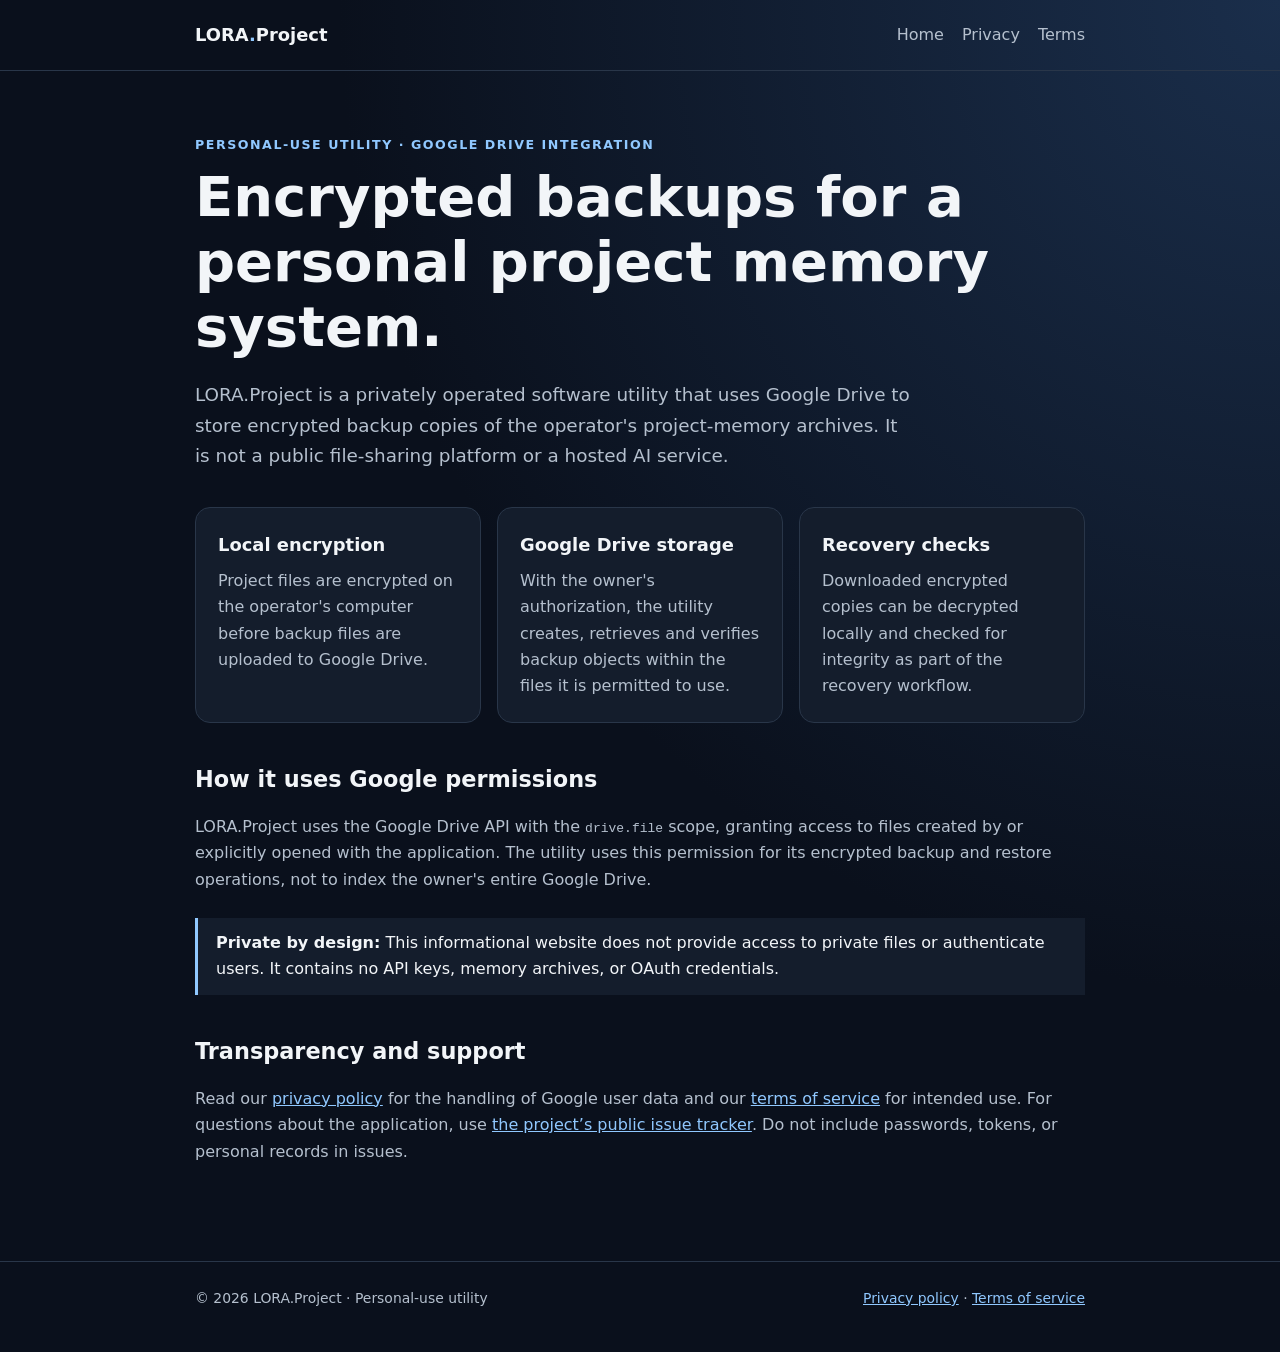
<file: index.html>
<!doctype html>
<html lang="en">
<head>
<meta charset="utf-8">
<meta name="viewport" content="width=device-width, initial-scale=1">
<meta name="description" content="Personal-use encrypted Google Drive backup utility.">
<meta name="referrer" content="strict-origin-when-cross-origin">
<title>Home | LORA.Project</title>
<link rel="stylesheet" href="style.css">
</head>
<body>
<header><div class="wrap"><a class="brand" href="index.html">LORA<span>.</span>Project</a><nav class="navigation" aria-label="Main navigation"><a href="index.html">Home</a><a href="privacy.html">Privacy</a><a href="terms.html">Terms</a></nav></div></header>
<main class="wrap"><div class="eyebrow">Personal-use utility · Google Drive integration</div>
<h1>Encrypted backups for a personal project memory system.</h1>
<p class="lead">LORA.Project is a privately operated software utility that uses Google Drive to store encrypted backup copies of the operator's project-memory archives. It is not a public file-sharing platform or a hosted AI service.</p>
<div class="cards">
<section class="card"><h2>Local encryption</h2><p>Project files are encrypted on the operator's computer before backup files are uploaded to Google Drive.</p></section>
<section class="card"><h2>Google Drive storage</h2><p>With the owner's authorization, the utility creates, retrieves and verifies backup objects within the files it is permitted to use.</p></section>
<section class="card"><h2>Recovery checks</h2><p>Downloaded encrypted copies can be decrypted locally and checked for integrity as part of the recovery workflow.</p></section>
</div>
<h2>How it uses Google permissions</h2>
<p>LORA.Project uses the Google Drive API with the <code>drive.file</code> scope, granting access to files created by or explicitly opened with the application. The utility uses this permission for its encrypted backup and restore operations, not to index the owner's entire Google Drive.</p>
<div class="notice"><strong>Private by design:</strong> This informational website does not provide access to private files or authenticate users. It contains no API keys, memory archives, or OAuth credentials.</div>
<h2>Transparency and support</h2>
<p>Read our <a href="privacy.html">privacy policy</a> for the handling of Google user data and our <a href="terms.html">terms of service</a> for intended use. For questions about the application, use <a href="https://github.com/HighKingOlaf/LORA-project-oauth/issues">the project’s public issue tracker</a>. Do not include passwords, tokens, or personal records in issues.</p></main>
<footer><div class="wrap"><p>© 2026 LORA.Project · Personal-use utility</p><p><a href="privacy.html">Privacy policy</a> · <a href="terms.html">Terms of service</a></p></div></footer>
</body>
</html>
</file>
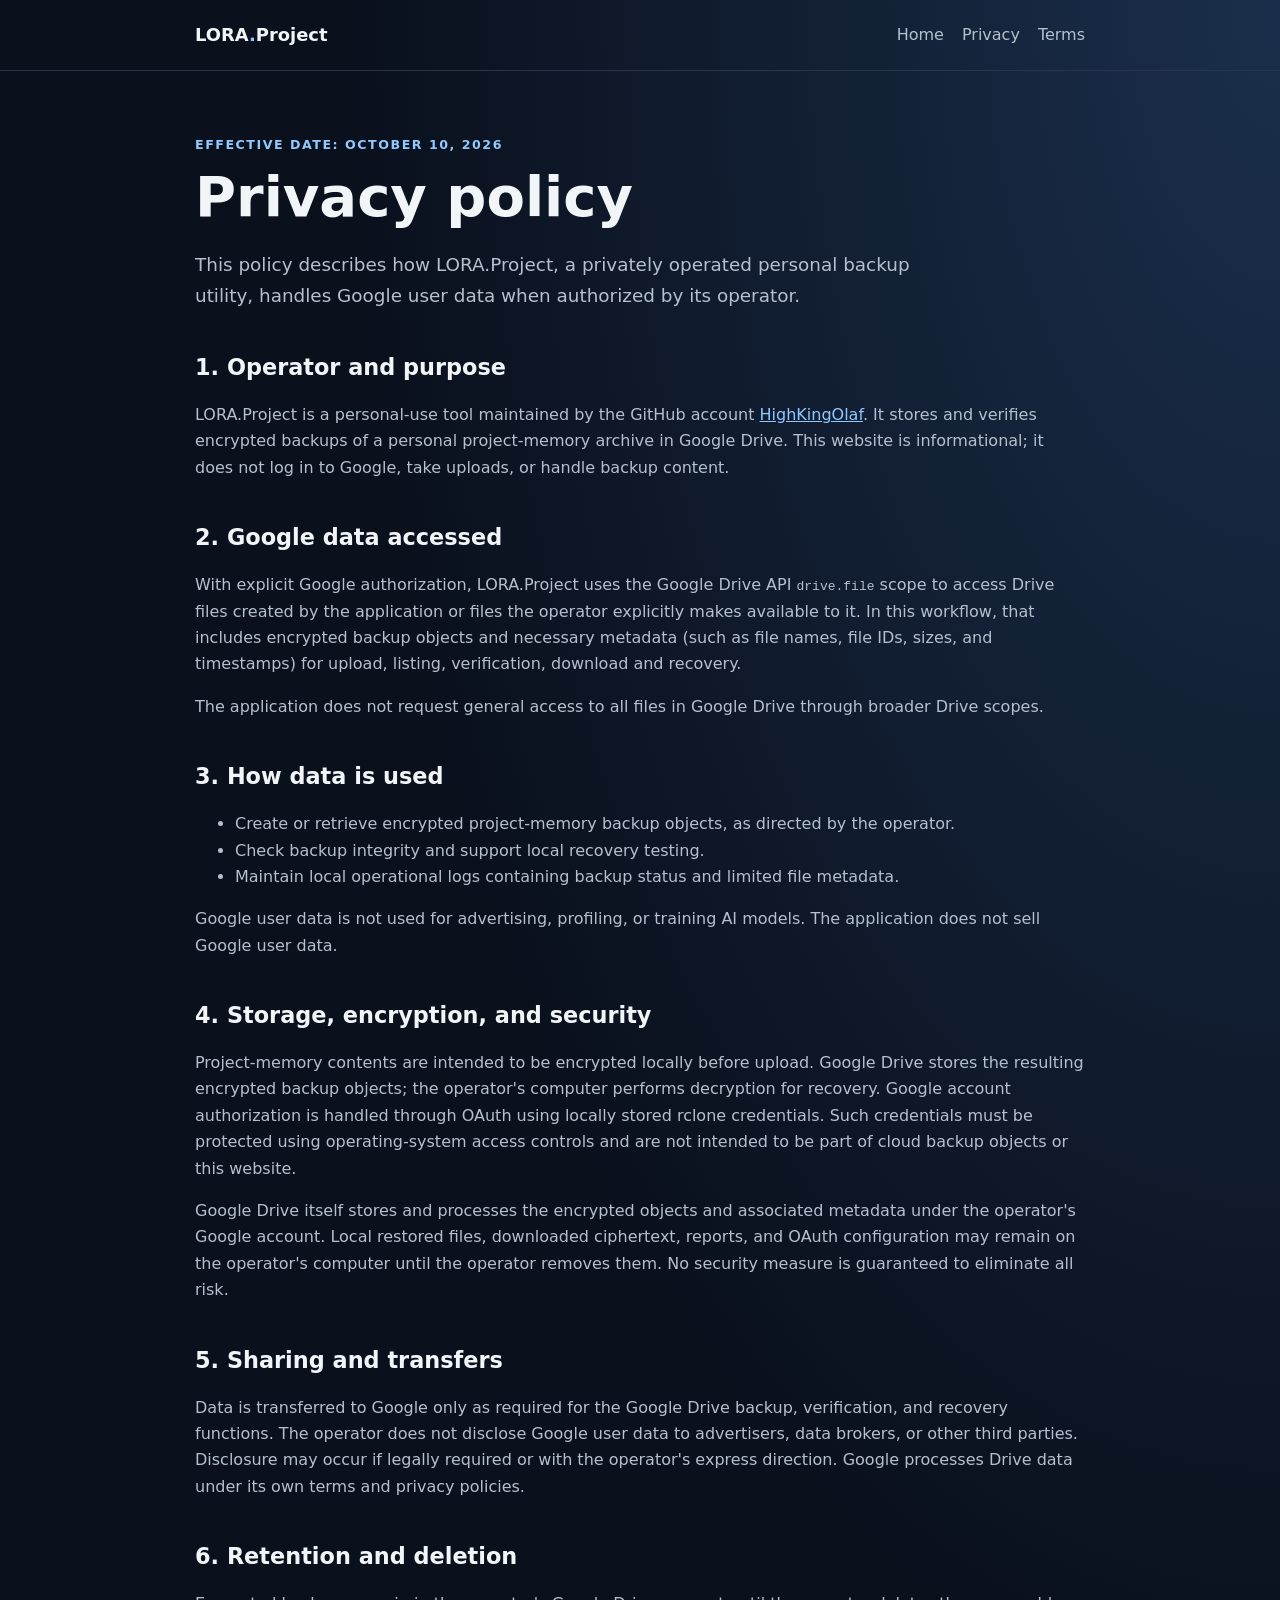
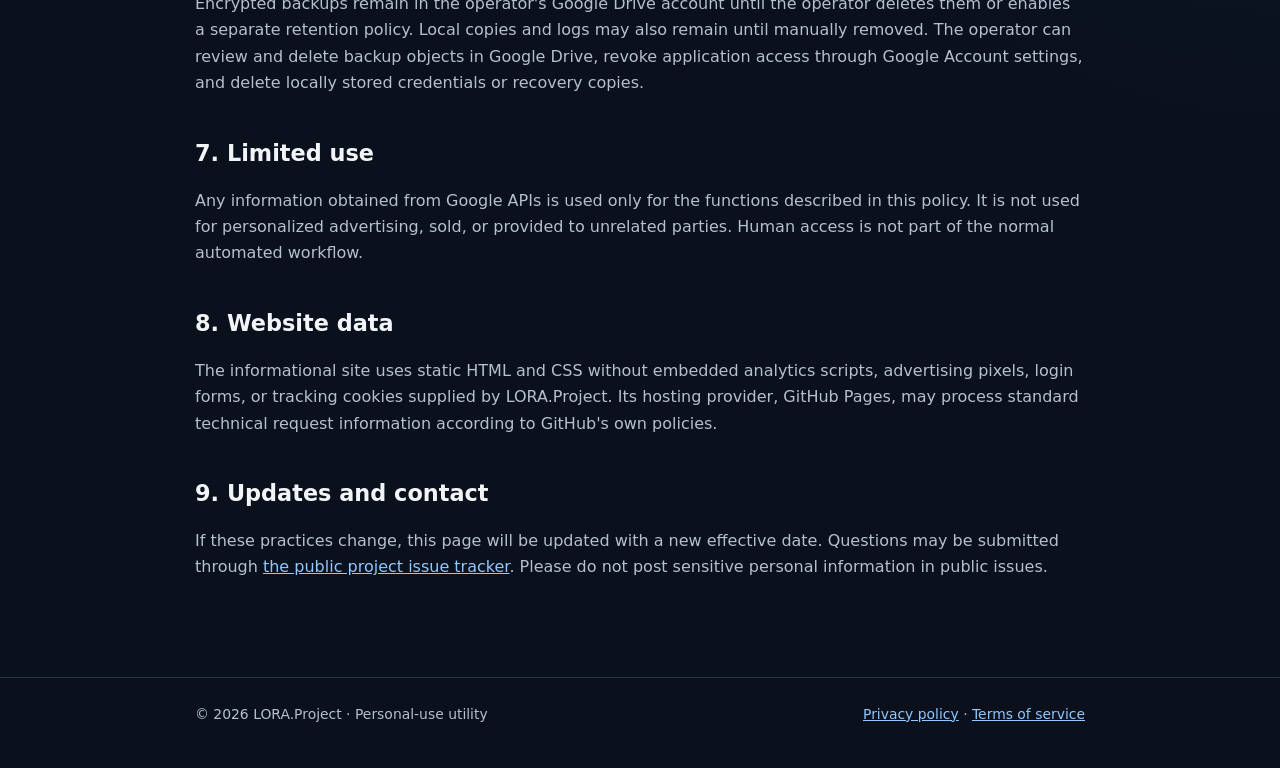
<file: privacy.html>
<!doctype html>
<html lang="en">
<head>
<meta charset="utf-8">
<meta name="viewport" content="width=device-width, initial-scale=1">
<meta name="description" content="How LORA.Project handles Google Drive data.">
<meta name="referrer" content="strict-origin-when-cross-origin">
<title>Privacy policy | LORA.Project</title>
<link rel="stylesheet" href="style.css">
</head>
<body>
<header><div class="wrap"><a class="brand" href="index.html">LORA<span>.</span>Project</a><nav class="navigation" aria-label="Main navigation"><a href="index.html">Home</a><a href="privacy.html">Privacy</a><a href="terms.html">Terms</a></nav></div></header>
<main class="wrap"><div class="eyebrow">Effective date: October 10, 2026</div>
<h1>Privacy policy</h1>
<p class="lead">This policy describes how LORA.Project, a privately operated personal backup utility, handles Google user data when authorized by its operator.</p>
<h2>1. Operator and purpose</h2>
<p>LORA.Project is a personal-use tool maintained by the GitHub account <a href="https://github.com/HighKingOlaf">HighKingOlaf</a>. It stores and verifies encrypted backups of a personal project-memory archive in Google Drive. This website is informational; it does not log in to Google, take uploads, or handle backup content.</p>
<h2>2. Google data accessed</h2>
<p>With explicit Google authorization, LORA.Project uses the Google Drive API <code>drive.file</code> scope to access Drive files created by the application or files the operator explicitly makes available to it. In this workflow, that includes encrypted backup objects and necessary metadata (such as file names, file IDs, sizes, and timestamps) for upload, listing, verification, download and recovery.</p>
<p>The application does not request general access to all files in Google Drive through broader Drive scopes.</p>
<h2>3. How data is used</h2>
<ul><li>Create or retrieve encrypted project-memory backup objects, as directed by the operator.</li>
<li>Check backup integrity and support local recovery testing.</li>
<li>Maintain local operational logs containing backup status and limited file metadata.</li></ul>
<p>Google user data is not used for advertising, profiling, or training AI models. The application does not sell Google user data.</p>
<h2>4. Storage, encryption, and security</h2>
<p>Project-memory contents are intended to be encrypted locally before upload. Google Drive stores the resulting encrypted backup objects; the operator's computer performs decryption for recovery. Google account authorization is handled through OAuth using locally stored rclone credentials. Such credentials must be protected using operating-system access controls and are not intended to be part of cloud backup objects or this website.</p>
<p>Google Drive itself stores and processes the encrypted objects and associated metadata under the operator's Google account. Local restored files, downloaded ciphertext, reports, and OAuth configuration may remain on the operator's computer until the operator removes them. No security measure is guaranteed to eliminate all risk.</p>
<h2>5. Sharing and transfers</h2>
<p>Data is transferred to Google only as required for the Google Drive backup, verification, and recovery functions. The operator does not disclose Google user data to advertisers, data brokers, or other third parties. Disclosure may occur if legally required or with the operator's express direction. Google processes Drive data under its own terms and privacy policies.</p>
<h2>6. Retention and deletion</h2>
<p>Encrypted backups remain in the operator's Google Drive account until the operator deletes them or enables a separate retention policy. Local copies and logs may also remain until manually removed. The operator can review and delete backup objects in Google Drive, revoke application access through Google Account settings, and delete locally stored credentials or recovery copies.</p>
<h2>7. Limited use</h2>
<p>Any information obtained from Google APIs is used only for the functions described in this policy. It is not used for personalized advertising, sold, or provided to unrelated parties. Human access is not part of the normal automated workflow.</p>
<h2>8. Website data</h2>
<p>The informational site uses static HTML and CSS without embedded analytics scripts, advertising pixels, login forms, or tracking cookies supplied by LORA.Project. Its hosting provider, GitHub Pages, may process standard technical request information according to GitHub's own policies.</p>
<h2>9. Updates and contact</h2>
<p>If these practices change, this page will be updated with a new effective date. Questions may be submitted through <a href="https://github.com/HighKingOlaf/LORA-project-oauth/issues">the public project issue tracker</a>. Please do not post sensitive personal information in public issues.</p></main>
<footer><div class="wrap"><p>© 2026 LORA.Project · Personal-use utility</p><p><a href="privacy.html">Privacy policy</a> · <a href="terms.html">Terms of service</a></p></div></footer>
</body>
</html>
</file>
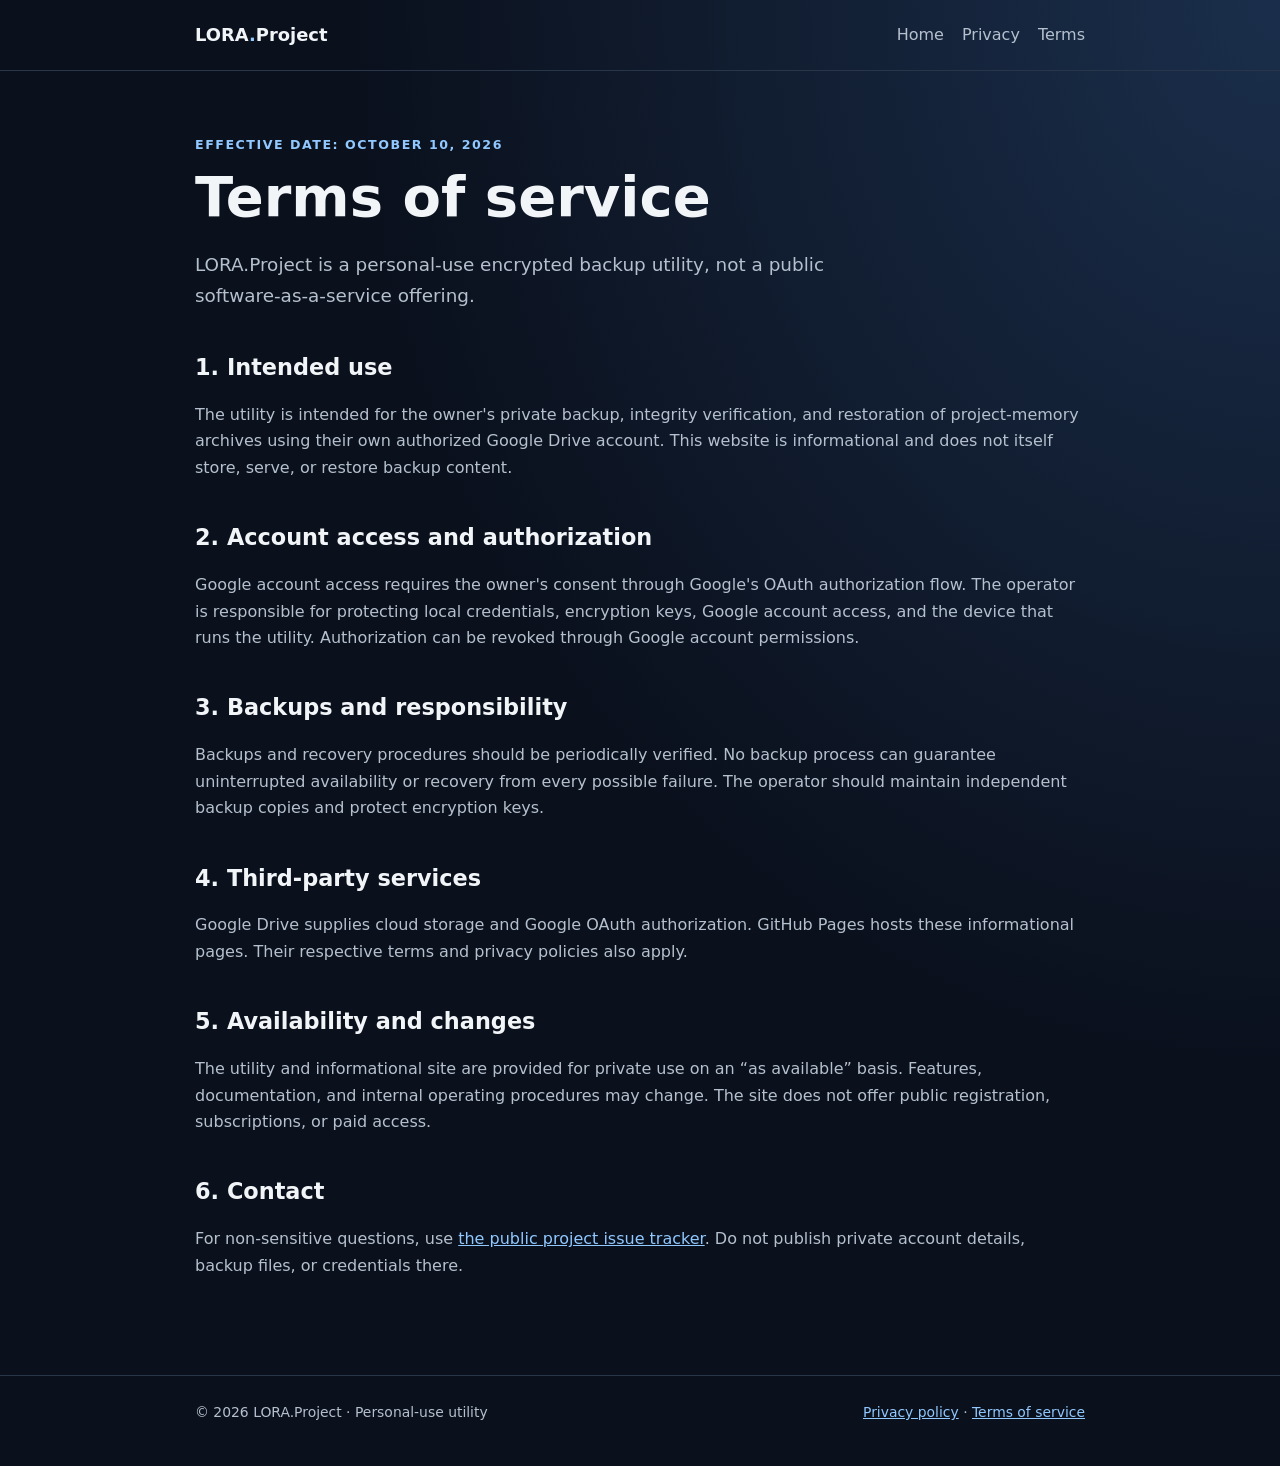
<file: terms.html>
<!doctype html>
<html lang="en">
<head>
<meta charset="utf-8">
<meta name="viewport" content="width=device-width, initial-scale=1">
<meta name="description" content="Terms for private use of the LORA.Project backup utility.">
<meta name="referrer" content="strict-origin-when-cross-origin">
<title>Terms of service | LORA.Project</title>
<link rel="stylesheet" href="style.css">
</head>
<body>
<header><div class="wrap"><a class="brand" href="index.html">LORA<span>.</span>Project</a><nav class="navigation" aria-label="Main navigation"><a href="index.html">Home</a><a href="privacy.html">Privacy</a><a href="terms.html">Terms</a></nav></div></header>
<main class="wrap"><div class="eyebrow">Effective date: October 10, 2026</div>
<h1>Terms of service</h1>
<p class="lead">LORA.Project is a personal-use encrypted backup utility, not a public software-as-a-service offering.</p>
<h2>1. Intended use</h2>
<p>The utility is intended for the owner's private backup, integrity verification, and restoration of project-memory archives using their own authorized Google Drive account. This website is informational and does not itself store, serve, or restore backup content.</p>
<h2>2. Account access and authorization</h2>
<p>Google account access requires the owner's consent through Google's OAuth authorization flow. The operator is responsible for protecting local credentials, encryption keys, Google account access, and the device that runs the utility. Authorization can be revoked through Google account permissions.</p>
<h2>3. Backups and responsibility</h2>
<p>Backups and recovery procedures should be periodically verified. No backup process can guarantee uninterrupted availability or recovery from every possible failure. The operator should maintain independent backup copies and protect encryption keys.</p>
<h2>4. Third-party services</h2>
<p>Google Drive supplies cloud storage and Google OAuth authorization. GitHub Pages hosts these informational pages. Their respective terms and privacy policies also apply.</p>
<h2>5. Availability and changes</h2>
<p>The utility and informational site are provided for private use on an “as available” basis. Features, documentation, and internal operating procedures may change. The site does not offer public registration, subscriptions, or paid access.</p>
<h2>6. Contact</h2>
<p>For non-sensitive questions, use <a href="https://github.com/HighKingOlaf/LORA-project-oauth/issues">the public project issue tracker</a>. Do not publish private account details, backup files, or credentials there.</p></main>
<footer><div class="wrap"><p>© 2026 LORA.Project · Personal-use utility</p><p><a href="privacy.html">Privacy policy</a> · <a href="terms.html">Terms of service</a></p></div></footer>
</body>
</html>
</file>
<file: style.css>
:root{color-scheme:dark;--ink:#f2f5f8;--muted:#b5c0ce;--line:#293649;--accent:#90c8ff;--bg:#0a101c;--pane:#141d2c}
*{box-sizing:border-box}html{font-family:system-ui,-apple-system,Segoe UI,sans-serif;line-height:1.65}
body{margin:0;background:radial-gradient(ellipse at top right,#1a2e4b 0,var(--bg) 52%);color:var(--ink);min-height:100vh}
.wrap{width:min(890px,calc(100% - 36px));margin:0 auto}
header{border-bottom:1px solid var(--line)}header .wrap{display:flex;justify-content:space-between;align-items:center;flex-wrap:wrap;gap:12px;padding:20px 0}
.brand{color:var(--ink);font-weight:800;font-size:1.12rem;text-decoration:none}.brand span{color:var(--accent)}
.navigation{display:flex;gap:18px;flex-wrap:wrap}.navigation a{color:var(--muted);text-decoration:none}.navigation a:hover,.navigation a:focus-visible{color:var(--accent);text-decoration:underline}
main{padding:64px 0 80px}.eyebrow{color:var(--accent);text-transform:uppercase;font-size:.79rem;font-weight:800;letter-spacing:.12em}
h1{font-size:clamp(2.1rem,5.7vw,3.5rem);line-height:1.16;margin:10px 0 20px}h2{font-size:1.4rem;margin:38px 0 12px}
p,li{color:var(--muted)}.lead{font-size:1.15rem;max-width:720px}strong{color:var(--ink)}
.cards{display:grid;grid-template-columns:repeat(auto-fit,minmax(220px,1fr));gap:16px;margin:36px 0}
.card{border:1px solid var(--line);background:var(--pane);border-radius:15px;padding:22px}.card h2{margin:0 0 8px;font-size:1.12rem}.card p{margin:0}
a{color:var(--accent)}a:focus-visible{outline:2px solid var(--accent);outline-offset:4px}
.notice{border-left:3px solid var(--accent);padding:12px 18px;background:var(--pane);margin:25px 0}
footer{border-top:1px solid var(--line);padding:25px 0 42px}footer .wrap{display:flex;justify-content:space-between;flex-wrap:wrap;gap:14px}footer p{margin:0;font-size:.87rem}
@media(max-width:600px){main{padding-top:42px}.navigation{gap:14px}}
</file>
